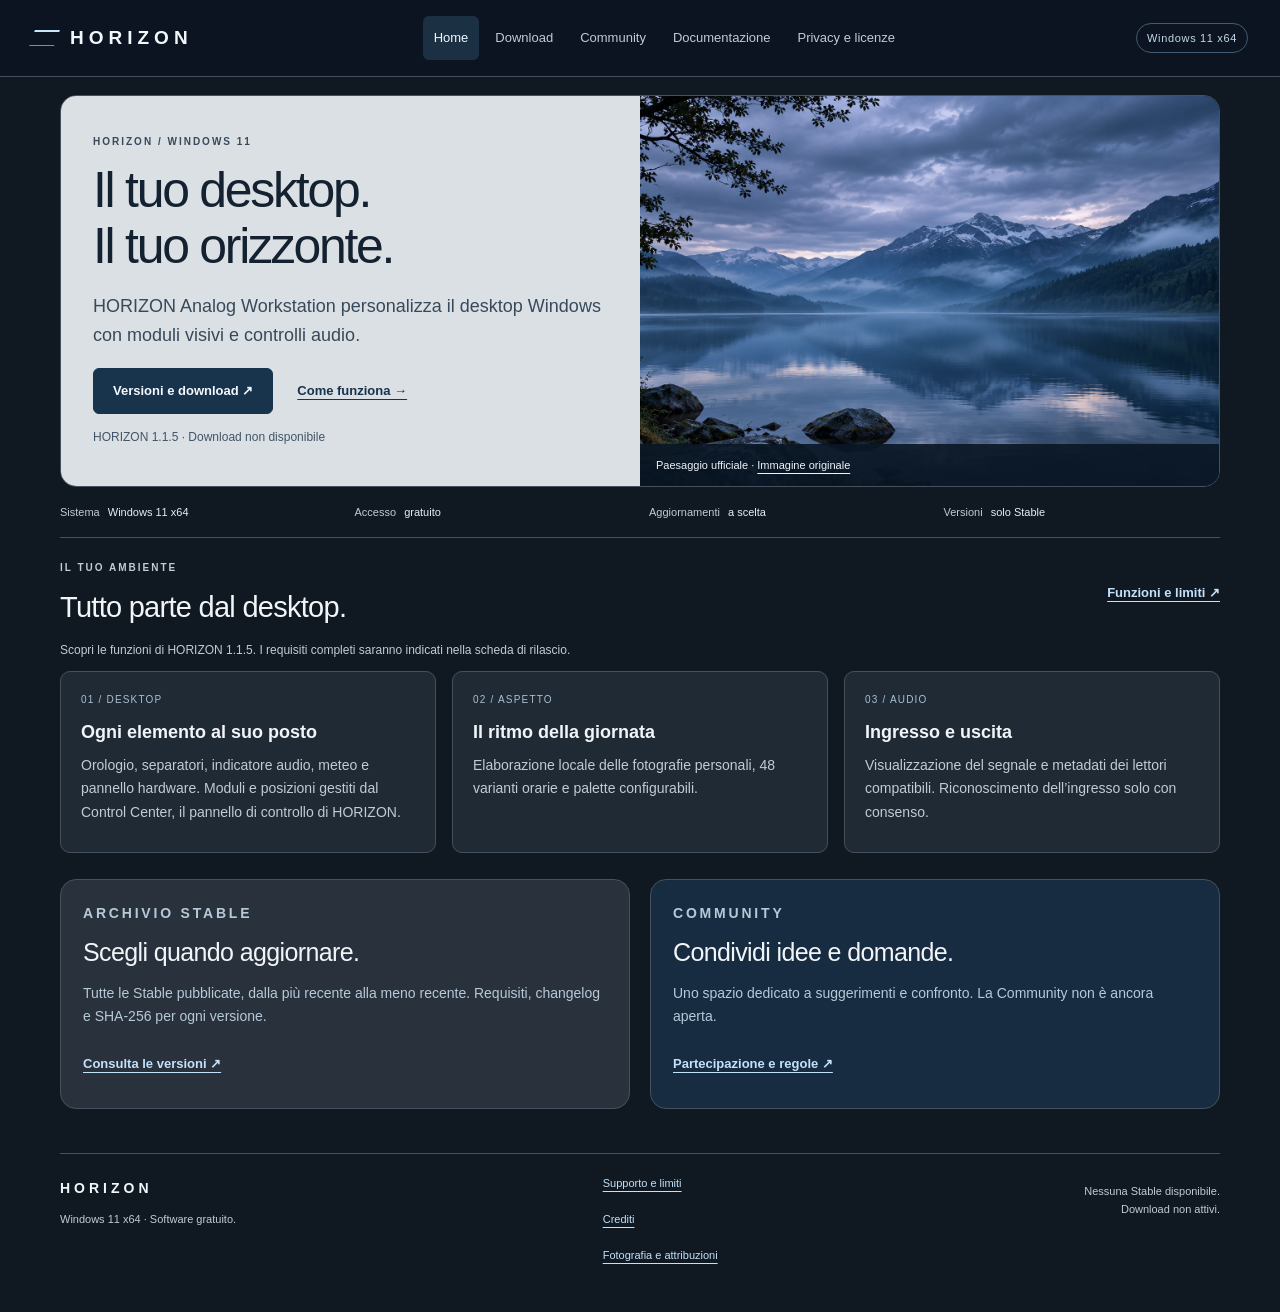
<file: site/index.html>
<!doctype html><html lang="it"><head><meta charset="utf-8"><meta name="viewport" content="width=device-width,initial-scale=1"><meta name="color-scheme" content="dark"><title>Desktop, audio e personalizzazione — HORIZON</title><meta name="description" content="HORIZON: desktop, audio e personalizzazione per Windows 11 x64."><link rel="stylesheet" href="styles.css"></head><body><a class="skip" href="#contenuto">Vai al contenuto</a><header class="site-header"><div class="header-inner"><a class="brand" href="index.html" aria-label="HORIZON, Home"><span class="brand-mark" aria-hidden="true"></span>HORIZON</a><nav aria-label="Navigazione principale"><a href="index.html" aria-current="page">Home</a><a href="download.html">Download</a><a href="community.html">Community</a><a href="guida.html">Documentazione</a><a href="privacy.html">Privacy e licenze</a></nav><span class="header-state">Windows 11 x64</span></div></header><main id="contenuto" tabindex="-1"><section class="hero-duo wrap" aria-labelledby="titolo-home"><div class="hero-editorial"><p class="eyebrow">HORIZON / WINDOWS 11</p><h1 id="titolo-home">Il tuo desktop.<br>Il tuo orizzonte.</h1><p class="hero-intro">HORIZON Analog Workstation personalizza il desktop Windows con moduli visivi e controlli audio.</p><div class="actions"><a class="button primary" href="download.html">Versioni e download ↗</a><a class="text-link" href="guida.html">Come funziona →</a></div><p class="availability">HORIZON 1.1.5 · Download non disponibile</p></div><figure class="hero-landscape"><img src="assets/HORIZON_WEB_HERO_APPROVATO.png" width="1672" height="941" alt="Lago alpino all’ora blu, montagne innevate, bosco e cielo nuvoloso" fetchpriority="high"><figcaption>Paesaggio ufficiale · <a href="privacy.html#fotografia">Immagine originale</a></figcaption></figure></section><div class="facts-strip wrap" aria-label="Informazioni essenziali"><span>Sistema <strong>Windows 11 x64</strong></span><span>Accesso <strong>gratuito</strong></span><span>Aggiornamenti <strong>a scelta</strong></span><span>Versioni <strong>solo Stable</strong></span></div><section id="progetto" class="section wrap" aria-labelledby="titolo-progetto"><div class="section-heading"><div><p class="eyebrow">IL TUO AMBIENTE</p><h2 id="titolo-progetto">Tutto parte dal desktop.</h2></div><a class="text-link" href="guida.html">Funzioni e limiti ↗</a></div><p class="fine-print">Scopri le funzioni di HORIZON 1.1.5. I requisiti completi saranno indicati nella scheda di rilascio.</p><div class="feature-grid"><article class="feature"><span class="feature-index" aria-hidden="true">01 / DESKTOP</span><h3>Ogni elemento al suo posto</h3><p>Orologio, separatori, indicatore audio, meteo e pannello hardware. Moduli e posizioni gestiti dal Control Center, il pannello di controllo di HORIZON.</p></article><article class="feature"><span class="feature-index" aria-hidden="true">02 / ASPETTO</span><h3>Il ritmo della giornata</h3><p>Elaborazione locale delle fotografie personali, 48 varianti orarie e palette configurabili.</p></article><article class="feature"><span class="feature-index" aria-hidden="true">03 / AUDIO</span><h3>Ingresso e uscita</h3><p>Visualizzazione del segnale e metadati dei lettori compatibili. Riconoscimento dell’ingresso solo con consenso.</p></article></div></section><section class="section wrap bottom-grid" aria-label="Versioni e Community"><article class="panel"><p class="eyebrow">ARCHIVIO STABLE</p><h2>Scegli quando aggiornare.</h2><p>Tutte le Stable pubblicate, dalla più recente alla meno recente. Requisiti, changelog e SHA-256 per ogni versione.</p><a class="text-link" href="download.html">Consulta le versioni ↗</a></article><article class="panel"><p class="eyebrow">COMMUNITY</p><h2>Condividi idee e domande.</h2><p>Uno spazio dedicato a suggerimenti e confronto. La Community non è ancora aperta.</p><a class="text-link" href="community.html">Partecipazione e regole ↗</a></article></section></main><footer class="site-footer"><div><a class="brand" href="index.html">HORIZON</a><p>Windows 11 x64 · Software gratuito.</p></div><nav aria-label="Informazioni sul progetto"><a href="guida.html#limiti">Supporto e limiti</a><a href="privacy.html#crediti">Crediti</a><a href="privacy.html#fotografia">Fotografia e attribuzioni</a></nav><p class="footer-state">Nessuna Stable disponibile.<br>Download non attivi.</p></footer></body></html>
</file>
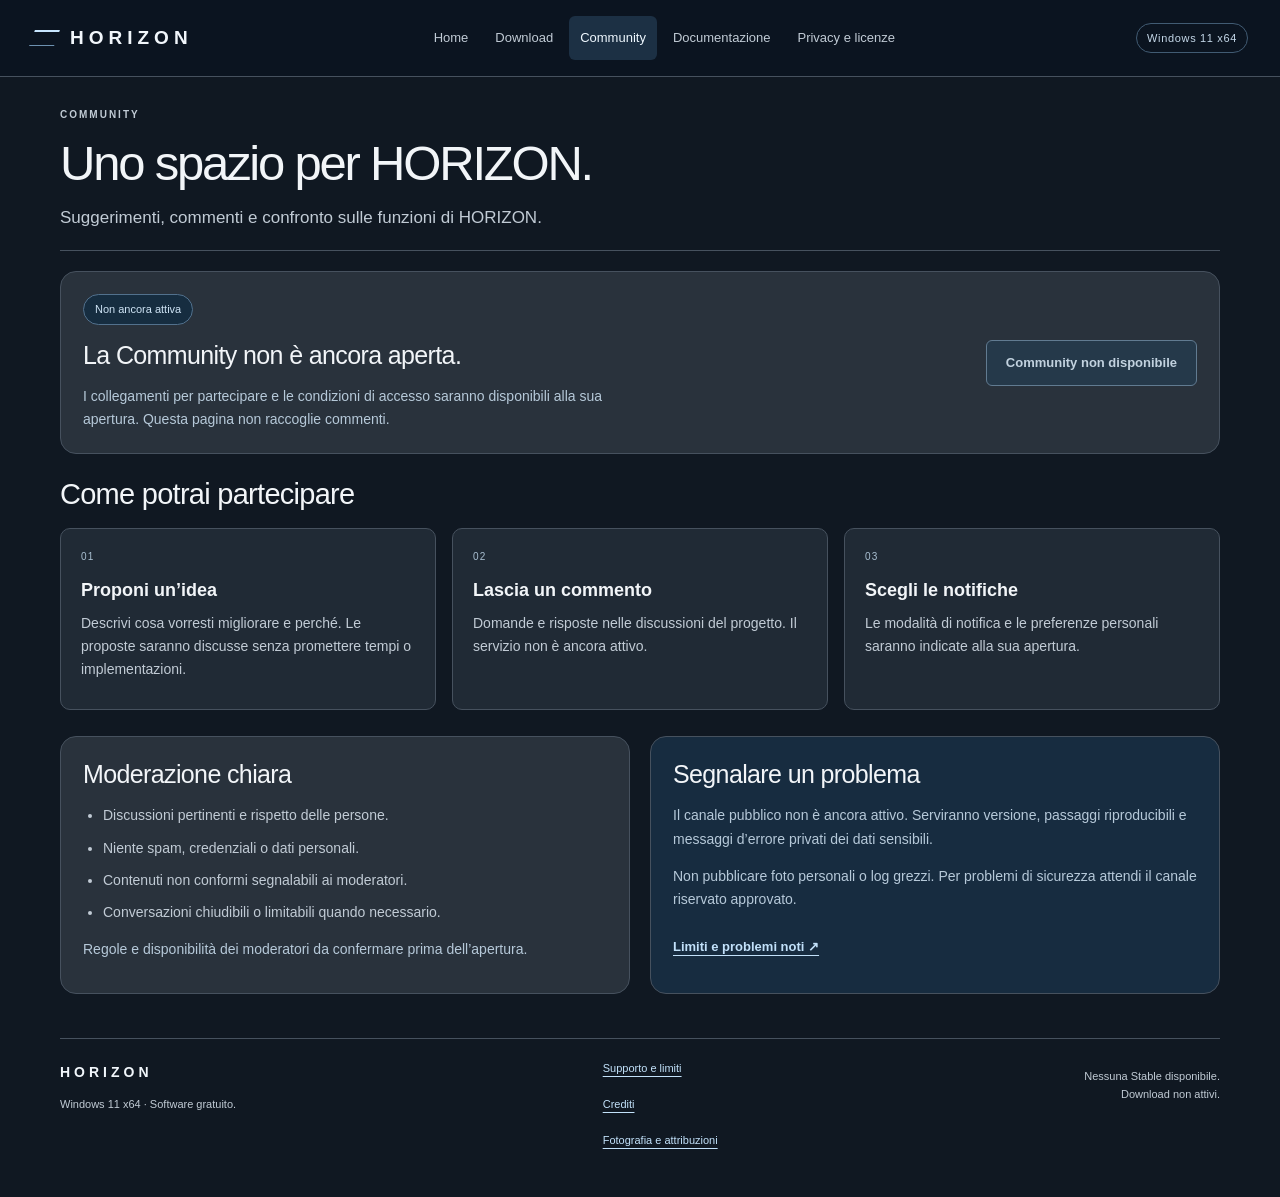
<file: site/community.html>
<!doctype html><html lang="it"><head><meta charset="utf-8"><meta name="viewport" content="width=device-width,initial-scale=1"><meta name="color-scheme" content="dark"><title>Community — HORIZON</title><meta name="description" content="HORIZON: desktop, audio e personalizzazione per Windows 11 x64."><link rel="stylesheet" href="styles.css"></head><body><a class="skip" href="#contenuto">Vai al contenuto</a><header class="site-header"><div class="header-inner"><a class="brand" href="index.html" aria-label="HORIZON, Home"><span class="brand-mark" aria-hidden="true"></span>HORIZON</a><nav aria-label="Navigazione principale"><a href="index.html">Home</a><a href="download.html">Download</a><a href="community.html" aria-current="page">Community</a><a href="guida.html">Documentazione</a><a href="privacy.html">Privacy e licenze</a></nav><span class="header-state">Windows 11 x64</span></div></header><main id="contenuto" tabindex="-1"><div class="page-intro wrap"><p class="eyebrow">COMMUNITY</p><h1>Uno spazio per HORIZON.</h1><p class="intro">Suggerimenti, commenti e confronto sulle funzioni di HORIZON.</p></div><section class="wrap panel community-status" aria-labelledby="titolo-community"><div><span class="tag">Non ancora attiva</span><h2 id="titolo-community">La Community non è ancora aperta.</h2><p>I collegamenti per partecipare e le condizioni di accesso saranno disponibili alla sua apertura. Questa pagina non raccoglie commenti.</p></div><button type="button" class="button secondary" disabled aria-describedby="titolo-community">Community non disponibile</button></section>
<section class="section wrap" aria-labelledby="titolo-partecipa"><div class="section-heading"><h2 id="titolo-partecipa">Come potrai partecipare</h2></div><div class="feature-grid"><article class="feature"><span class="feature-index" aria-hidden="true">01</span><h3>Proponi un’idea</h3><p>Descrivi cosa vorresti migliorare e perché. Le proposte saranno discusse senza promettere tempi o implementazioni.</p></article><article class="feature"><span class="feature-index" aria-hidden="true">02</span><h3>Lascia un commento</h3><p>Domande e risposte nelle discussioni del progetto. Il servizio non è ancora attivo.</p></article><article class="feature"><span class="feature-index" aria-hidden="true">03</span><h3>Scegli le notifiche</h3><p>Le modalità di notifica e le preferenze personali saranno indicate alla sua apertura.</p></article></div></section><section class="section wrap bottom-grid"><article class="panel"><h2>Moderazione chiara</h2><ul class="clean-list"><li>Discussioni pertinenti e rispetto delle persone.</li><li>Niente spam, credenziali o dati personali.</li><li>Contenuti non conformi segnalabili ai moderatori.</li><li>Conversazioni chiudibili o limitabili quando necessario.</li></ul><p class="fine-print">Regole e disponibilità dei moderatori da confermare prima dell’apertura.</p></article><article class="panel"><h2>Segnalare un problema</h2><p>Il canale pubblico non è ancora attivo. Serviranno versione, passaggi riproducibili e messaggi d’errore privati dei dati sensibili.</p><p>Non pubblicare foto personali o log grezzi. Per problemi di sicurezza attendi il canale riservato approvato.</p><a class="text-link" href="guida.html#limiti">Limiti e problemi noti ↗</a></article></section></main><footer class="site-footer"><div><a class="brand" href="index.html">HORIZON</a><p>Windows 11 x64 · Software gratuito.</p></div><nav aria-label="Informazioni sul progetto"><a href="guida.html#limiti">Supporto e limiti</a><a href="privacy.html#crediti">Crediti</a><a href="privacy.html#fotografia">Fotografia e attribuzioni</a></nav><p class="footer-state">Nessuna Stable disponibile.<br>Download non attivi.</p></footer></body></html>
</file>
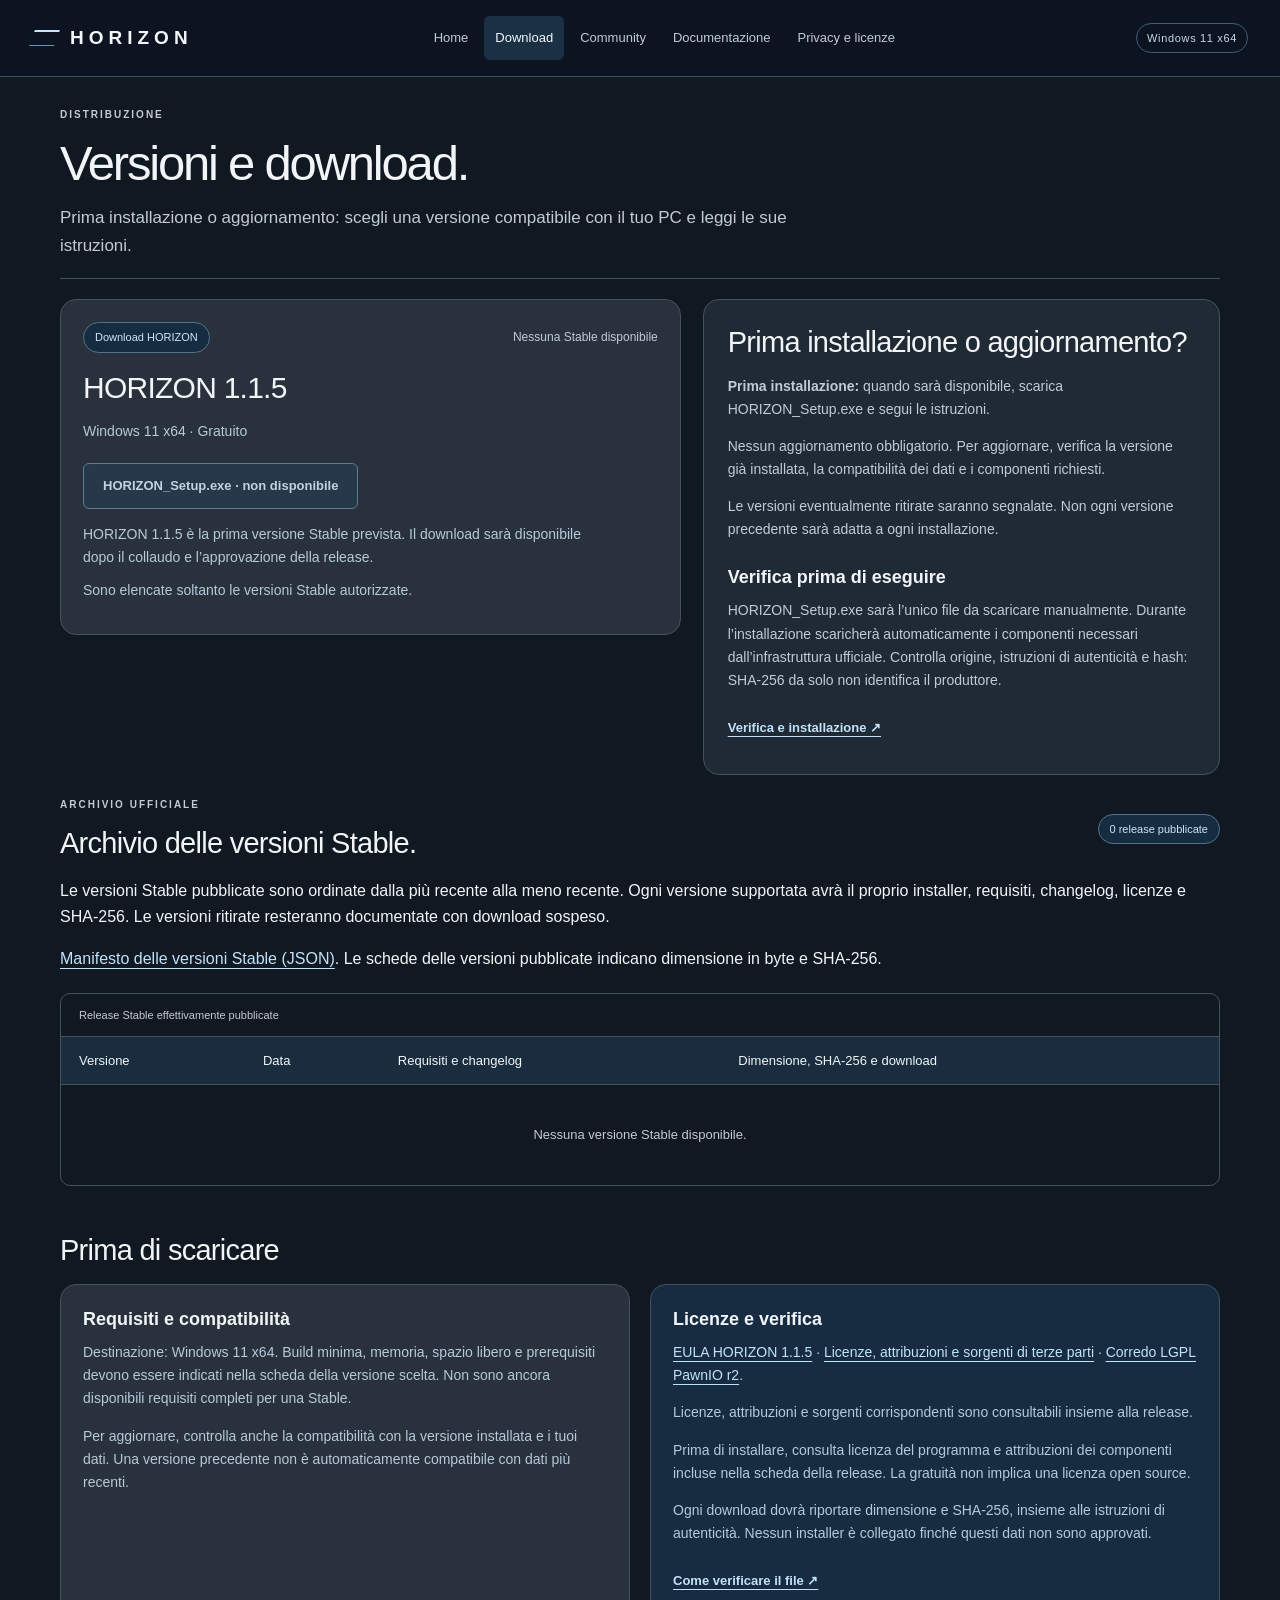
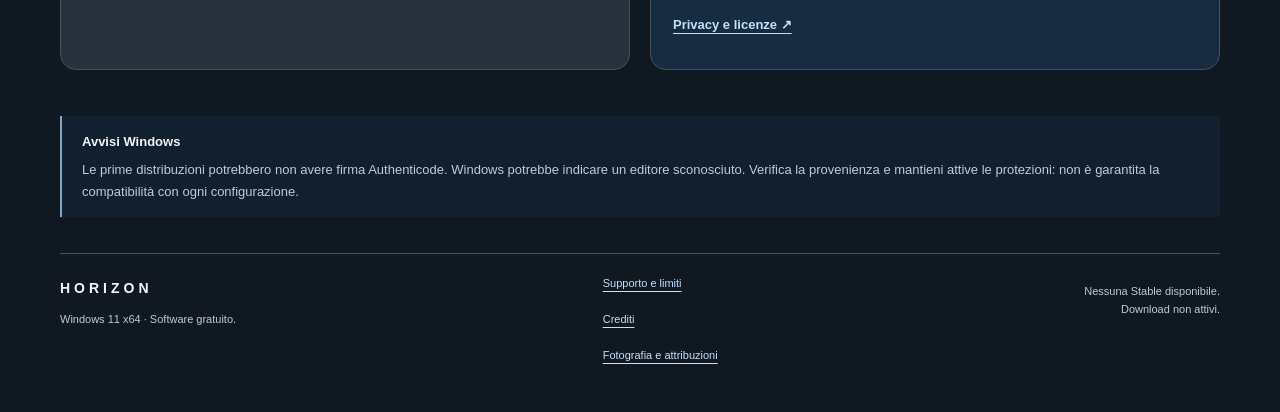
<file: site/download.html>
<!doctype html><html lang="it"><head><meta charset="utf-8"><meta name="viewport" content="width=device-width,initial-scale=1"><meta name="color-scheme" content="dark"><title>Versioni Stable e download — HORIZON</title><meta name="description" content="HORIZON: desktop, audio e personalizzazione per Windows 11 x64."><link rel="stylesheet" href="styles.css"></head><body><a class="skip" href="#contenuto">Vai al contenuto</a><header class="site-header"><div class="header-inner"><a class="brand" href="index.html" aria-label="HORIZON, Home"><span class="brand-mark" aria-hidden="true"></span>HORIZON</a><nav aria-label="Navigazione principale"><a href="index.html">Home</a><a href="download.html" aria-current="page">Download</a><a href="community.html">Community</a><a href="guida.html">Documentazione</a><a href="privacy.html">Privacy e licenze</a></nav><span class="header-state">Windows 11 x64</span></div></header><main id="contenuto" tabindex="-1"><div class="page-intro wrap"><p class="eyebrow">DISTRIBUZIONE</p><h1>Versioni e download.</h1><p class="intro">Prima installazione o aggiornamento: scegli una versione compatibile con il tuo PC e leggi le sue istruzioni.</p></div>
<section class="wrap download-layout" aria-labelledby="titolo-stato"><!-- stable-current:start --><div class="panel release-preview"><div class="section-heading"><span class="tag">Download HORIZON</span><span class="muted">Nessuna Stable disponibile</span></div><h2 id="titolo-stato">HORIZON 1.1.5</h2><p>Windows 11 x64 · Gratuito</p><button class="button primary" type="button" disabled aria-describedby="download-stato">HORIZON_Setup.exe · non disponibile</button><p id="download-stato" class="fine-print">HORIZON 1.1.5 è la prima versione Stable prevista. Il download sarà disponibile dopo il collaudo e l’approvazione della release.</p><p class="fine-print">Sono elencate soltanto le versioni Stable autorizzate.</p></div><!-- stable-current:end --><aside class="download-aside"><h2>Prima installazione o aggiornamento?</h2><p><strong>Prima installazione:</strong> quando sarà disponibile, scarica HORIZON_Setup.exe e segui le istruzioni.</p><p>Nessun aggiornamento obbligatorio. Per aggiornare, verifica la versione già installata, la compatibilità dei dati e i componenti richiesti.</p><p>Le versioni eventualmente ritirate saranno segnalate. Non ogni versione precedente sarà adatta a ogni installazione.</p><h3>Verifica prima di eseguire</h3><p>HORIZON_Setup.exe sarà l’unico file da scaricare manualmente. Durante l’installazione scaricherà automaticamente i componenti necessari dall’infrastruttura ufficiale. Controlla origine, istruzioni di autenticità e hash: SHA-256 da solo non identifica il produttore.</p><a class="text-link" href="verifica.html">Verifica e installazione ↗</a></aside></section>
<section class="section wrap" aria-labelledby="titolo-archivio"><div class="section-heading"><div><p class="eyebrow">ARCHIVIO UFFICIALE</p><h2 id="titolo-archivio">Archivio delle versioni Stable.</h2></div><span class="tag">0 release pubblicate</span></div><p>Le versioni Stable pubblicate sono ordinate dalla più recente alla meno recente. Ogni versione supportata avrà il proprio installer, requisiti, changelog, licenze e SHA-256. Le versioni ritirate resteranno documentate con download sospeso.</p><p><a href="releases.json">Manifesto delle versioni Stable (JSON)</a>. Le schede delle versioni pubblicate indicano dimensione in byte e SHA-256.</p><div class="table-scroll" role="region" aria-label="Archivio delle versioni Stable" tabindex="0"><table><caption>Release Stable effettivamente pubblicate</caption><thead><tr><th scope="col">Versione</th><th scope="col">Data</th><th scope="col">Requisiti e changelog</th><th scope="col">Dimensione, SHA-256 e download</th></tr></thead><tbody><!-- stable-rows:start --><tr><td colspan="4" class="empty-cell">Nessuna versione Stable disponibile.</td></tr><!-- stable-rows:end --></tbody></table></div></section><section class="section wrap" aria-labelledby="titolo-requisiti"><div class="section-heading"><h2 id="titolo-requisiti">Prima di scaricare</h2></div><div class="bottom-grid"><article class="panel"><h3>Requisiti e compatibilità</h3><p>Destinazione: Windows 11 x64. Build minima, memoria, spazio libero e prerequisiti devono essere indicati nella scheda della versione scelta. Non sono ancora disponibili requisiti completi per una Stable.</p><p>Per aggiornare, controlla anche la compatibilità con la versione installata e i tuoi dati. Una versione precedente non è automaticamente compatibile con dati più recenti.</p></article><article class="panel"><h3>Licenze e verifica</h3><p><a href="https://github.com/radio-testa/horizon-site/releases/download/v1.1.5/EULA_HORIZON_1.1.5.md">EULA HORIZON 1.1.5</a> · <a href="https://github.com/radio-testa/horizon-site/releases/download/v1.1.5/HORIZON_Licenze_e_Sorgenti_1.1.5_r1.zip">Licenze, attribuzioni e sorgenti di terze parti</a> · <a href="https://github.com/radio-testa/horizon-site/releases/download/v1.1.5/HORIZON_PawnIO_Corredo_Pubblico_r2.zip">Corredo LGPL PawnIO r2</a>.</p><p>Licenze, attribuzioni e sorgenti corrispondenti sono consultabili insieme alla release.</p><p>Prima di installare, consulta licenza del programma e attribuzioni dei componenti incluse nella scheda della release. La gratuità non implica una licenza open source.</p><p>Ogni download dovrà riportare dimensione e SHA-256, insieme alle istruzioni di autenticità. Nessun installer è collegato finché questi dati non sono approvati.</p><a class="text-link" href="verifica.html">Come verificare il file ↗</a><br><a class="text-link" href="privacy.html#titolo-licenze">Privacy e licenze ↗</a></article></div></section><div class="wrap notice"><strong>Avvisi Windows</strong><p>Le prime distribuzioni potrebbero non avere firma Authenticode. Windows potrebbe indicare un editore sconosciuto. Verifica la provenienza e mantieni attive le protezioni: non è garantita la compatibilità con ogni configurazione.</p></div></main><footer class="site-footer"><div><a class="brand" href="index.html">HORIZON</a><p>Windows 11 x64 · Software gratuito.</p></div><nav aria-label="Informazioni sul progetto"><a href="guida.html#limiti">Supporto e limiti</a><a href="privacy.html#crediti">Crediti</a><a href="privacy.html#fotografia">Fotografia e attribuzioni</a></nav><p class="footer-state">Nessuna Stable disponibile.<br>Download non attivi.</p></footer></body></html>
</file>
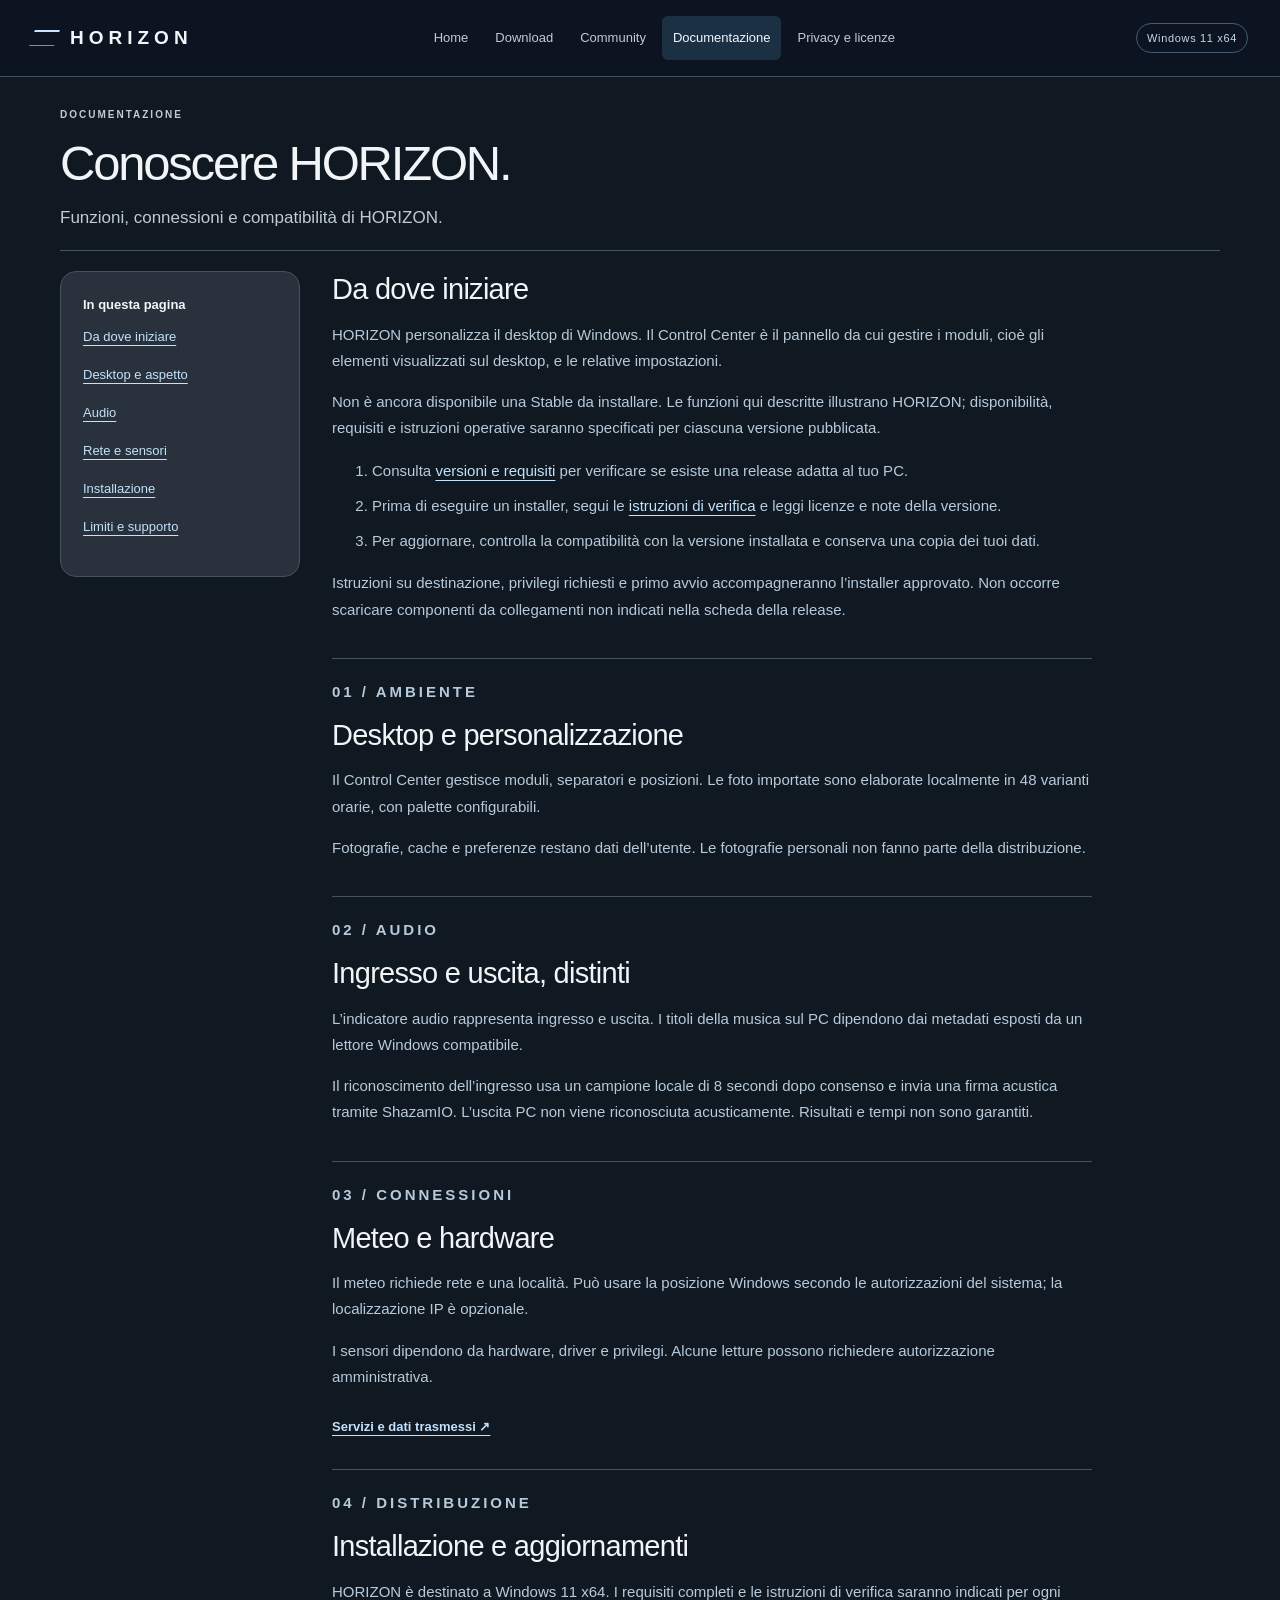
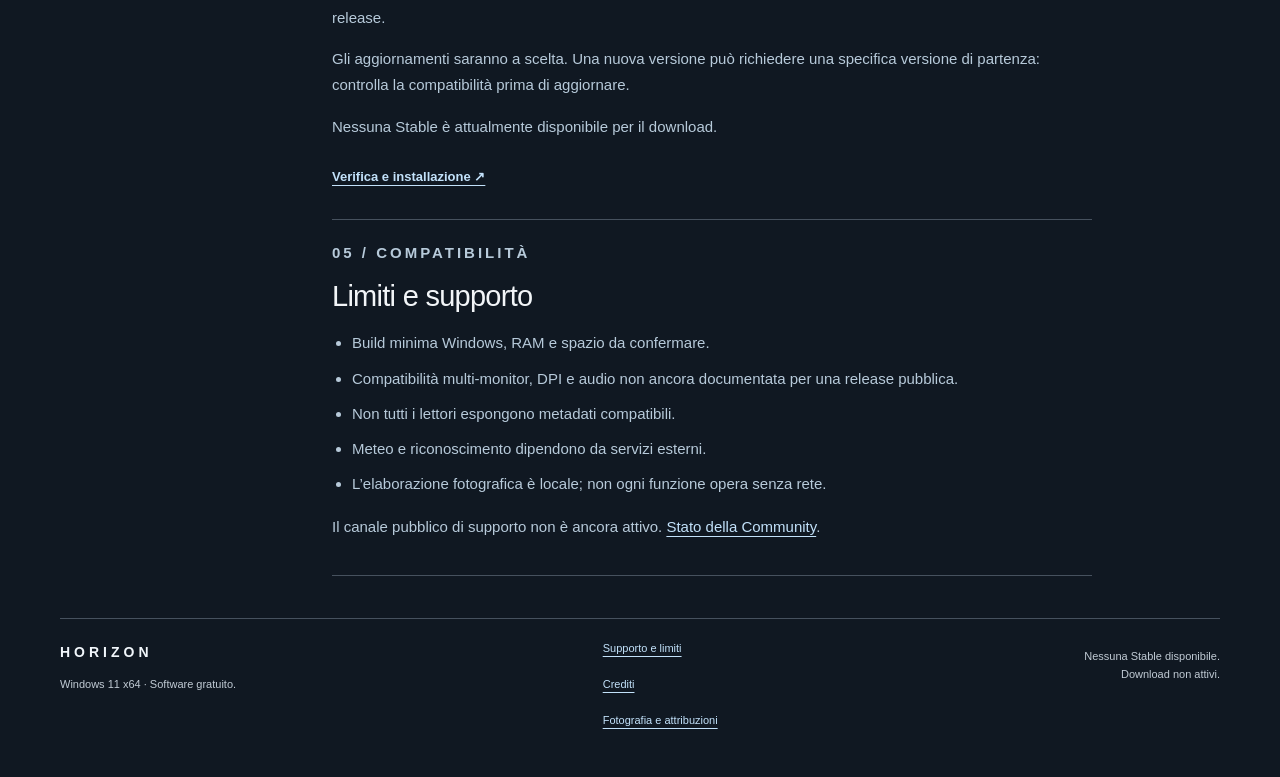
<file: site/guida.html>
<!doctype html><html lang="it"><head><meta charset="utf-8"><meta name="viewport" content="width=device-width,initial-scale=1"><meta name="color-scheme" content="dark"><title>Documentazione e supporto — HORIZON</title><meta name="description" content="HORIZON: desktop, audio e personalizzazione per Windows 11 x64."><link rel="stylesheet" href="styles.css"></head><body><a class="skip" href="#contenuto">Vai al contenuto</a><header class="site-header"><div class="header-inner"><a class="brand" href="index.html" aria-label="HORIZON, Home"><span class="brand-mark" aria-hidden="true"></span>HORIZON</a><nav aria-label="Navigazione principale"><a href="index.html">Home</a><a href="download.html">Download</a><a href="community.html">Community</a><a href="guida.html" aria-current="page">Documentazione</a><a href="privacy.html">Privacy e licenze</a></nav><span class="header-state">Windows 11 x64</span></div></header><main id="contenuto" tabindex="-1"><div class="page-intro wrap"><p class="eyebrow">DOCUMENTAZIONE</p><h1>Conoscere HORIZON.</h1><p class="intro">Funzioni, connessioni e compatibilità di HORIZON.</p></div><div class="wrap guide-layout"><nav class="contents panel" aria-label="Indice documentazione"><strong>In questa pagina</strong><a href="#iniziare">Da dove iniziare</a><a href="#desktop">Desktop e aspetto</a><a href="#audio">Audio</a><a href="#rete">Rete e sensori</a><a href="#installazione">Installazione</a><a href="#limiti">Limiti e supporto</a></nav><div class="guide-body"><section id="iniziare" aria-labelledby="titolo-iniziare"><h2 id="titolo-iniziare">Da dove iniziare</h2><p>HORIZON personalizza il desktop di Windows. Il Control Center è il pannello da cui gestire i moduli, cioè gli elementi visualizzati sul desktop, e le relative impostazioni.</p><p>Non è ancora disponibile una Stable da installare. Le funzioni qui descritte illustrano HORIZON; disponibilità, requisiti e istruzioni operative saranno specificati per ciascuna versione pubblicata.</p><ol><li>Consulta <a href="download.html">versioni e requisiti</a> per verificare se esiste una release adatta al tuo PC.</li><li>Prima di eseguire un installer, segui le <a href="verifica.html">istruzioni di verifica</a> e leggi licenze e note della versione.</li><li>Per aggiornare, controlla la compatibilità con la versione installata e conserva una copia dei tuoi dati.</li></ol><p>Istruzioni su destinazione, privilegi richiesti e primo avvio accompagneranno l’installer approvato. Non occorre scaricare componenti da collegamenti non indicati nella scheda della release.</p></section><section id="desktop" aria-labelledby="titolo-desktop"><p class="eyebrow">01 / AMBIENTE</p><h2 id="titolo-desktop">Desktop e personalizzazione</h2><p>Il Control Center gestisce moduli, separatori e posizioni. Le foto importate sono elaborate localmente in 48 varianti orarie, con palette configurabili.</p><p>Fotografie, cache e preferenze restano dati dell’utente. Le fotografie personali non fanno parte della distribuzione.</p></section><section id="audio" aria-labelledby="titolo-audio"><p class="eyebrow">02 / AUDIO</p><h2 id="titolo-audio">Ingresso e uscita, distinti</h2><p>L’indicatore audio rappresenta ingresso e uscita. I titoli della musica sul PC dipendono dai metadati esposti da un lettore Windows compatibile.</p><p>Il riconoscimento dell’ingresso usa un campione locale di 8 secondi dopo consenso e invia una firma acustica tramite ShazamIO. L’uscita PC non viene riconosciuta acusticamente. Risultati e tempi non sono garantiti.</p></section><section id="rete" aria-labelledby="titolo-rete"><p class="eyebrow">03 / CONNESSIONI</p><h2 id="titolo-rete">Meteo e hardware</h2><p>Il meteo richiede rete e una località. Può usare la posizione Windows secondo le autorizzazioni del sistema; la localizzazione IP è opzionale.</p><p>I sensori dipendono da hardware, driver e privilegi. Alcune letture possono richiedere autorizzazione amministrativa.</p><a class="text-link" href="privacy.html#rete">Servizi e dati trasmessi ↗</a></section><section id="installazione" aria-labelledby="titolo-installazione"><p class="eyebrow">04 / DISTRIBUZIONE</p><h2 id="titolo-installazione">Installazione e aggiornamenti</h2><p>HORIZON è destinato a Windows 11 x64. I requisiti completi e le istruzioni di verifica saranno indicati per ogni release.</p><p>Gli aggiornamenti saranno a scelta. Una nuova versione può richiedere una specifica versione di partenza: controlla la compatibilità prima di aggiornare.</p><p>Nessuna Stable è attualmente disponibile per il download.</p><a class="text-link" href="verifica.html">Verifica e installazione ↗</a></section><section id="limiti" aria-labelledby="titolo-limiti"><p class="eyebrow">05 / COMPATIBILITÀ</p><h2 id="titolo-limiti">Limiti e supporto</h2><ul><li>Build minima Windows, RAM e spazio da confermare.</li><li>Compatibilità multi-monitor, DPI e audio non ancora documentata per una release pubblica.</li><li>Non tutti i lettori espongono metadati compatibili.</li><li>Meteo e riconoscimento dipendono da servizi esterni.</li><li>L’elaborazione fotografica è locale; non ogni funzione opera senza rete.</li></ul><p>Il canale pubblico di supporto non è ancora attivo. <a href="community.html">Stato della Community</a>.</p></section></div></div></main><footer class="site-footer"><div><a class="brand" href="index.html">HORIZON</a><p>Windows 11 x64 · Software gratuito.</p></div><nav aria-label="Informazioni sul progetto"><a href="guida.html#limiti">Supporto e limiti</a><a href="privacy.html#crediti">Crediti</a><a href="privacy.html#fotografia">Fotografia e attribuzioni</a></nav><p class="footer-state">Nessuna Stable disponibile.<br>Download non attivi.</p></footer></body></html>
</file>
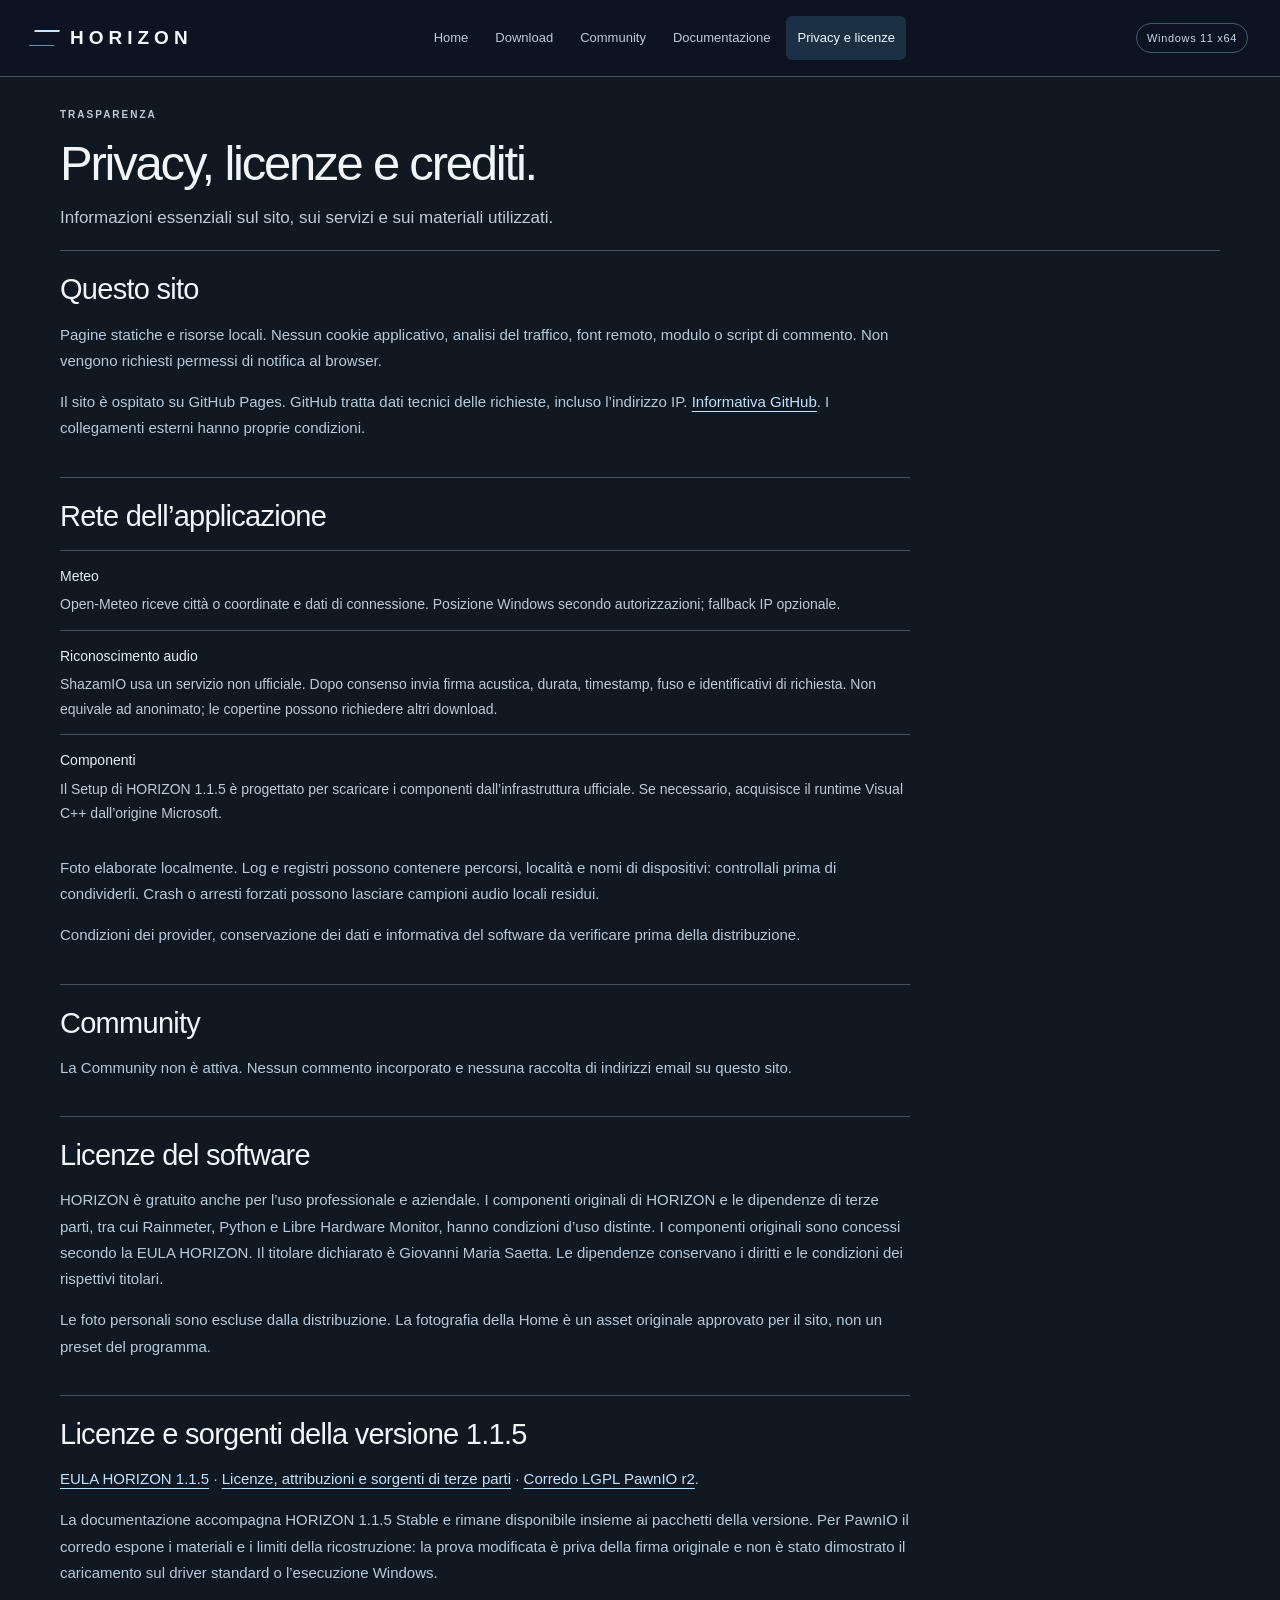
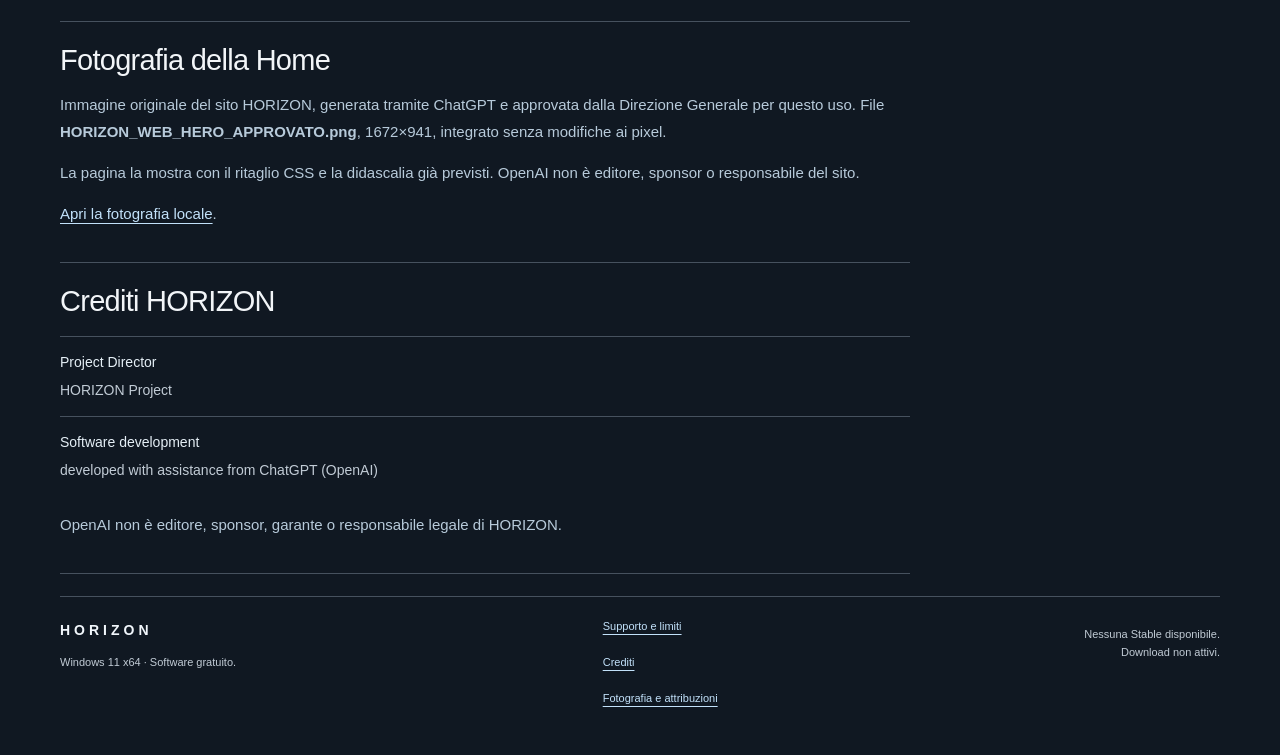
<file: site/privacy.html>
<!doctype html><html lang="it"><head><meta charset="utf-8"><meta name="viewport" content="width=device-width,initial-scale=1"><meta name="color-scheme" content="dark"><title>Privacy, licenze e crediti — HORIZON</title><meta name="description" content="HORIZON: desktop, audio e personalizzazione per Windows 11 x64."><link rel="stylesheet" href="styles.css"></head><body><a class="skip" href="#contenuto">Vai al contenuto</a><header class="site-header"><div class="header-inner"><a class="brand" href="index.html" aria-label="HORIZON, Home"><span class="brand-mark" aria-hidden="true"></span>HORIZON</a><nav aria-label="Navigazione principale"><a href="index.html">Home</a><a href="download.html">Download</a><a href="community.html">Community</a><a href="guida.html">Documentazione</a><a href="privacy.html" aria-current="page">Privacy e licenze</a></nav><span class="header-state">Windows 11 x64</span></div></header><main id="contenuto" tabindex="-1"><div class="page-intro wrap"><p class="eyebrow">TRASPARENZA</p><h1>Privacy, licenze e crediti.</h1><p class="intro">Informazioni essenziali sul sito, sui servizi e sui materiali utilizzati.</p></div><div class="wrap legal-body"><section aria-labelledby="titolo-sito"><h2 id="titolo-sito">Questo sito</h2><p>Pagine statiche e risorse locali. Nessun cookie applicativo, analisi del traffico, font remoto, modulo o script di commento. Non vengono richiesti permessi di notifica al browser.</p><p>Il sito è ospitato su GitHub Pages. GitHub tratta dati tecnici delle richieste, incluso l’indirizzo IP. <a href="https://docs.github.com/en/site-policy/privacy-policies/github-general-privacy-statement">Informativa GitHub</a>. I collegamenti esterni hanno proprie condizioni.</p></section><section id="rete" aria-labelledby="titolo-privacy-rete"><h2 id="titolo-privacy-rete">Rete dell’applicazione</h2><dl class="privacy-list"><div><dt>Meteo</dt><dd>Open-Meteo riceve città o coordinate e dati di connessione. Posizione Windows secondo autorizzazioni; fallback IP opzionale.</dd></div><div><dt>Riconoscimento audio</dt><dd>ShazamIO usa un servizio non ufficiale. Dopo consenso invia firma acustica, durata, timestamp, fuso e identificativi di richiesta. Non equivale ad anonimato; le copertine possono richiedere altri download.</dd></div><div><dt>Componenti</dt><dd>Il Setup di HORIZON 1.1.5 è progettato per scaricare i componenti dall’infrastruttura ufficiale. Se necessario, acquisisce il runtime Visual C++ dall’origine Microsoft.</dd></div></dl><p>Foto elaborate localmente. Log e registri possono contenere percorsi, località e nomi di dispositivi: controllali prima di condividerli. Crash o arresti forzati possono lasciare campioni audio locali residui.</p><p>Condizioni dei provider, conservazione dei dati e informativa del software da verificare prima della distribuzione.</p></section><section aria-labelledby="titolo-community-privacy"><h2 id="titolo-community-privacy">Community</h2><p>La Community non è attiva. Nessun commento incorporato e nessuna raccolta di indirizzi email su questo sito.</p></section><section aria-labelledby="titolo-licenze"><h2 id="titolo-licenze">Licenze del software</h2><p>HORIZON è gratuito anche per l’uso professionale e aziendale. I componenti originali di HORIZON e le dipendenze di terze parti, tra cui Rainmeter, Python e Libre Hardware Monitor, hanno condizioni d’uso distinte. I componenti originali sono concessi secondo la EULA HORIZON. Il titolare dichiarato è Giovanni Maria Saetta. Le dipendenze conservano i diritti e le condizioni dei rispettivi titolari.</p><p>Le foto personali sono escluse dalla distribuzione. La fotografia della Home è un asset originale approvato per il sito, non un preset del programma.</p></section><section aria-labelledby="titolo-sorgenti"><h2 id="titolo-sorgenti">Licenze e sorgenti della versione 1.1.5</h2><p><a href="https://github.com/radio-testa/horizon-site/releases/download/v1.1.5/EULA_HORIZON_1.1.5.md">EULA HORIZON 1.1.5</a> · <a href="https://github.com/radio-testa/horizon-site/releases/download/v1.1.5/HORIZON_Licenze_e_Sorgenti_1.1.5_r1.zip">Licenze, attribuzioni e sorgenti di terze parti</a> · <a href="https://github.com/radio-testa/horizon-site/releases/download/v1.1.5/HORIZON_PawnIO_Corredo_Pubblico_r2.zip">Corredo LGPL PawnIO r2</a>.</p><p>La documentazione accompagna HORIZON 1.1.5 Stable e rimane disponibile insieme ai pacchetti della versione. Per PawnIO il corredo espone i materiali e i limiti della ricostruzione: la prova modificata è priva della firma originale e non è stato dimostrato il caricamento sul driver standard o l’esecuzione Windows.</p></section><section id="fotografia" aria-labelledby="titolo-foto"><h2 id="titolo-foto">Fotografia della Home</h2><p>Immagine originale del sito HORIZON, generata tramite ChatGPT e approvata dalla Direzione Generale per questo uso. File <strong>HORIZON_WEB_HERO_APPROVATO.png</strong>, 1672×941, integrato senza modifiche ai pixel.</p><p>La pagina la mostra con il ritaglio CSS e la didascalia già previsti. OpenAI non è editore, sponsor o responsabile del sito.</p><p><a href="assets/HORIZON_WEB_HERO_APPROVATO.png">Apri la fotografia locale</a>.</p></section><section id="crediti" aria-labelledby="titolo-crediti"><h2 id="titolo-crediti">Crediti HORIZON</h2><dl class="privacy-list"><div><dt>Project Director</dt><dd>HORIZON Project</dd></div><div><dt>Software development</dt><dd>developed with assistance from ChatGPT (OpenAI)</dd></div></dl><p>OpenAI non è editore, sponsor, garante o responsabile legale di HORIZON.</p></section></div></main><footer class="site-footer"><div><a class="brand" href="index.html">HORIZON</a><p>Windows 11 x64 · Software gratuito.</p></div><nav aria-label="Informazioni sul progetto"><a href="guida.html#limiti">Supporto e limiti</a><a href="privacy.html#crediti">Crediti</a><a href="privacy.html#fotografia">Fotografia e attribuzioni</a></nav><p class="footer-state">Nessuna Stable disponibile.<br>Download non attivi.</p></footer></body></html>
</file>
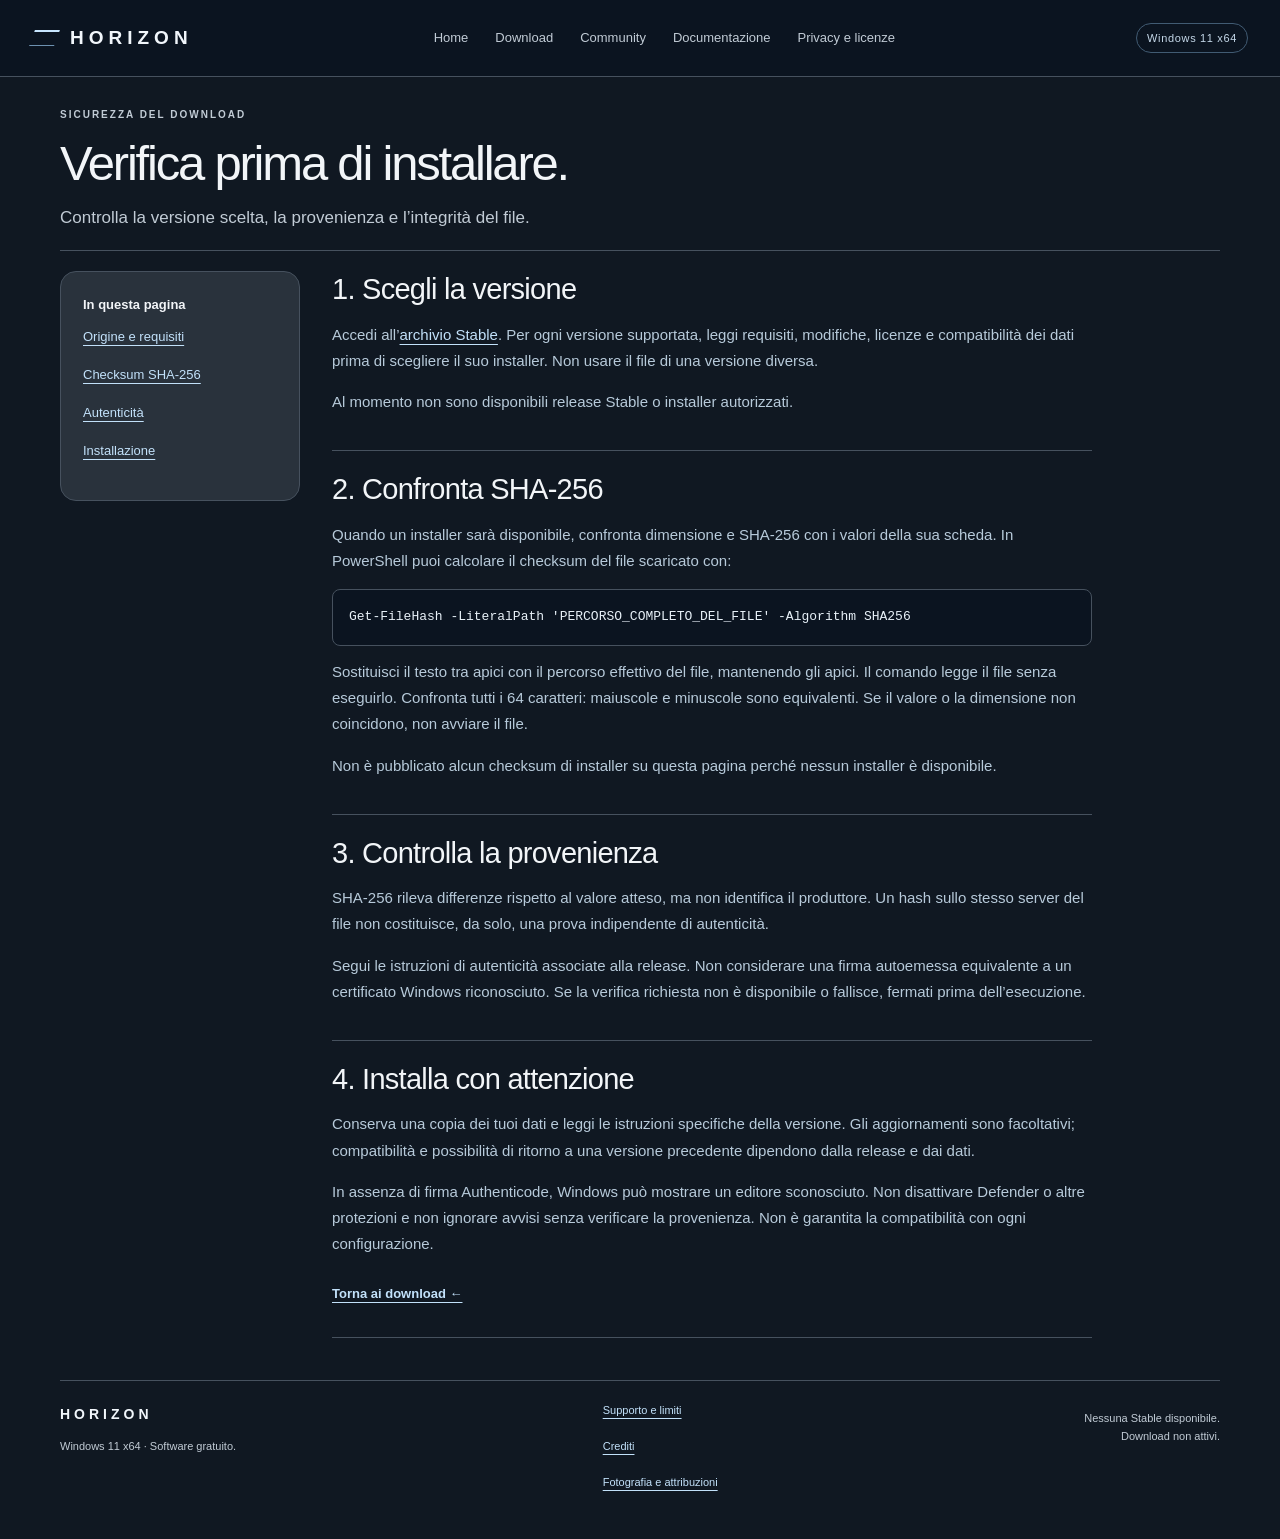
<file: site/verifica.html>
<!doctype html><html lang="it"><head><meta charset="utf-8"><meta name="viewport" content="width=device-width,initial-scale=1"><meta name="color-scheme" content="dark"><title>Verifica dei download — HORIZON</title><meta name="description" content="HORIZON: desktop, audio e personalizzazione per Windows 11 x64."><link rel="stylesheet" href="styles.css"></head><body><a class="skip" href="#contenuto">Vai al contenuto</a><header class="site-header"><div class="header-inner"><a class="brand" href="index.html" aria-label="HORIZON, Home"><span class="brand-mark" aria-hidden="true"></span>HORIZON</a><nav aria-label="Navigazione principale"><a href="index.html">Home</a><a href="download.html">Download</a><a href="community.html">Community</a><a href="guida.html">Documentazione</a><a href="privacy.html">Privacy e licenze</a></nav><span class="header-state">Windows 11 x64</span></div></header><main id="contenuto" tabindex="-1"><div class="page-intro wrap"><p class="eyebrow">SICUREZZA DEL DOWNLOAD</p><h1>Verifica prima di installare.</h1><p class="intro">Controlla la versione scelta, la provenienza e l’integrità del file.</p></div><div class="wrap guide-layout"><nav class="contents panel" aria-label="Indice verifica"><strong>In questa pagina</strong><a href="#origine">Origine e requisiti</a><a href="#checksum">Checksum SHA-256</a><a href="#autenticita">Autenticità</a><a href="#installazione">Installazione</a></nav><div class="guide-body"><section id="origine" aria-labelledby="titolo-origine"><h2 id="titolo-origine">1. Scegli la versione</h2><p>Accedi all’<a href="download.html#titolo-archivio">archivio Stable</a>. Per ogni versione supportata, leggi requisiti, modifiche, licenze e compatibilità dei dati prima di scegliere il suo installer. Non usare il file di una versione diversa.</p><p>Al momento non sono disponibili release Stable o installer autorizzati.</p></section><section id="checksum" aria-labelledby="titolo-checksum"><h2 id="titolo-checksum">2. Confronta SHA-256</h2><p>Quando un installer sarà disponibile, confronta dimensione e SHA-256 con i valori della sua scheda. In PowerShell puoi calcolare il checksum del file scaricato con:</p><pre><code>Get-FileHash -LiteralPath 'PERCORSO_COMPLETO_DEL_FILE' -Algorithm SHA256</code></pre><p>Sostituisci il testo tra apici con il percorso effettivo del file, mantenendo gli apici. Il comando legge il file senza eseguirlo. Confronta tutti i 64 caratteri: maiuscole e minuscole sono equivalenti. Se il valore o la dimensione non coincidono, non avviare il file.</p><p>Non è pubblicato alcun checksum di installer su questa pagina perché nessun installer è disponibile.</p></section><section id="autenticita" aria-labelledby="titolo-autenticita"><h2 id="titolo-autenticita">3. Controlla la provenienza</h2><p>SHA-256 rileva differenze rispetto al valore atteso, ma non identifica il produttore. Un hash sullo stesso server del file non costituisce, da solo, una prova indipendente di autenticità.</p><p>Segui le istruzioni di autenticità associate alla release. Non considerare una firma autoemessa equivalente a un certificato Windows riconosciuto. Se la verifica richiesta non è disponibile o fallisce, fermati prima dell’esecuzione.</p></section><section id="installazione" aria-labelledby="titolo-installazione"><h2 id="titolo-installazione">4. Installa con attenzione</h2><p>Conserva una copia dei tuoi dati e leggi le istruzioni specifiche della versione. Gli aggiornamenti sono facoltativi; compatibilità e possibilità di ritorno a una versione precedente dipendono dalla release e dai dati.</p><p>In assenza di firma Authenticode, Windows può mostrare un editore sconosciuto. Non disattivare Defender o altre protezioni e non ignorare avvisi senza verificare la provenienza. Non è garantita la compatibilità con ogni configurazione.</p><a class="text-link" href="download.html">Torna ai download ←</a></section></div></div></main><footer class="site-footer"><div><a class="brand" href="index.html">HORIZON</a><p>Windows 11 x64 · Software gratuito.</p></div><nav aria-label="Informazioni sul progetto"><a href="guida.html#limiti">Supporto e limiti</a><a href="privacy.html#crediti">Crediti</a><a href="privacy.html#fotografia">Fotografia e attribuzioni</a></nav><p class="footer-state">Nessuna Stable disponibile.<br>Download non attivi.</p></footer></body></html>
</file>
<file: site/styles.css>
/* HORIZON v1.5 — static, local resources, no external fonts. */
:root{color-scheme:dark;--bg:#0b1420;--surface:#111f2e;--line:#2b3e52;--text:#ecf3fa;--muted:#a9bdcf;--accent:#b6d7f2;--link:#c2e1fa;--radius:16px}*{box-sizing:border-box}html{scroll-behavior:smooth;scroll-padding-top:100px}body{margin:0;background:var(--bg);color:var(--text);font:16px/1.65 'Segoe UI',Arial,sans-serif}a{color:var(--link);text-decoration-thickness:1px;text-underline-offset:4px}a:hover{color:white}a:focus-visible,button:focus-visible,summary:focus-visible,[tabindex]:focus-visible{outline:3px solid #d2edff;outline-offset:5px}main:focus-visible{outline-offset:-4px}.skip{position:fixed;left:18px;top:-100px;z-index:50;background:var(--text);color:var(--bg);padding:10px 18px;border-radius:6px}.skip:focus{top:12px}.wrap{width:min(1160px,calc(100% - 64px));margin-inline:auto}.site-header{border-bottom:1px solid var(--line);background:#0b1420;position:relative;z-index:3}.header-inner{max-width:1280px;padding:16px 32px;margin:auto;display:flex;align-items:center;justify-content:space-between;gap:24px}.brand{font-weight:650;letter-spacing:5px;font-size:19px;text-decoration:none;color:#f1f6fb;display:inline-flex;align-items:center;gap:13px;min-height:44px;white-space:nowrap}.brand-mark{display:block;width:25px;height:16px;border-top:2px solid #c8e6ff;border-bottom:1px solid #6d91b0;transform:skewX(-20deg)}.header-inner nav{display:flex;gap:5px;flex-wrap:wrap}.header-inner nav a{font-size:13px;color:var(--muted);text-decoration:none;min-height:44px;display:flex;align-items:center;padding:0 11px;border-radius:6px}.header-inner nav a:hover,.header-inner nav a[aria-current]{background:#1c3044;color:#eff8ff}.header-state{font-size:11px;letter-spacing:.06em;border:1px solid #415b73;color:#c5d8e9;padding:5px 10px;border-radius:100px;white-space:nowrap}.hero{position:relative;margin-top:24px;min-height:470px;border-radius:var(--radius);overflow:hidden;border:1px solid #4b6278;background:#172b40;display:flex;align-items:center}.hero-image,.hero-shade{position:absolute;inset:0;width:100%;height:100%;object-fit:cover;object-position:center 57%}.hero-shade{background:linear-gradient(90deg,rgba(5,16,30,.95),rgba(7,19,32,.76) 42%,rgba(7,19,32,.08) 100%)}.hero-copy{position:relative;padding:42px 46px 58px;max-width:740px}.eyebrow{font-size:10px;letter-spacing:.2em;color:var(--muted);font-weight:650;margin:0 0 12px}.hero .eyebrow{color:#c7dfef}h1,h2,h3,p{margin-top:0}h1{font-size:clamp(36px,4.5vw,60px);font-weight:450;letter-spacing:-.045em;line-height:1.12;margin-bottom:18px}h1 span{color:#c5dff2}.hero-intro{font-size:18px;color:#e2ecf5;line-height:1.6;margin-bottom:24px}.actions{display:flex;gap:24px;align-items:center;flex-wrap:wrap}.button{font:inherit;display:inline-flex;align-items:center;justify-content:center;gap:16px;min-height:46px;padding:10px 19px;border-radius:6px;border:1px solid #7b9ab5;text-decoration:none;font-size:13px;font-weight:600;line-height:1.4}.primary{background:#c1dff5;color:#0a2034;border-color:#c1dff5}.primary:hover{color:#081928;background:#e6f4ff}.secondary{background:#1b3247;color:#d8e8f5}button:disabled{cursor:not-allowed;opacity:1;background:#25394a;color:#c2d2df;border-color:#617b91}.text-link{font-size:13px;display:inline-flex;align-items:center;min-height:44px;font-weight:600}.hero .text-link{color:#f3f8fc}.hero-status{margin:18px 0 0;font-size:12px;color:#d2e3ef;display:flex;gap:9px;align-items:center}.status-dot{width:5px;height:5px;background:#c7dfef;border-radius:50%}.photo-credit{position:absolute;right:18px;bottom:12px;font-size:10px;color:#e7f2fa;background:#071321e6;padding:4px 8px;border-radius:3px}.photo-credit a{color:inherit}.facts-strip{display:grid;grid-template-columns:repeat(4,1fr);border-bottom:1px solid var(--line);padding:17px 0;gap:18px;font-size:11px;color:var(--muted)}.facts-strip strong{color:#e5eef6;font-weight:500;margin-left:5px}.section{padding:32px 0 4px}.section-heading{display:flex;justify-content:space-between;align-items:center;gap:20px;margin-bottom:20px}.section-heading h2{margin-bottom:0}h2{font-size:clamp(23px,2.5vw,29px);font-weight:500;line-height:1.25;letter-spacing:-.025em;margin-bottom:14px}h3{font-size:18px;font-weight:550;line-height:1.4;margin-bottom:9px}.feature-grid{display:grid;grid-template-columns:repeat(3,1fr);gap:22px}.feature{border-top:1px solid #49637c;padding:18px 0 8px;min-width:0}.feature-index{display:block;font-size:10px;letter-spacing:.12em;color:#a9bfd1;margin-bottom:12px}.feature p{font-size:14px;color:var(--muted);margin-bottom:8px}.fine-print{font-size:12px;color:var(--muted);margin-bottom:10px}.tag{font-size:11px;border:1px solid #52718d;background:#162d40;color:#cfe4f5;border-radius:50px;padding:5px 11px;display:inline-block;white-space:nowrap}.screens-grid{display:grid;grid-template-columns:1.2fr 1fr;gap:20px}.screenshot-slot{margin:0;border:1px solid #344e65;border-radius:10px;overflow:hidden;background:#0e1a29}.slot-content{min-height:170px;display:flex;align-items:center;justify-content:center;text-align:center;flex-direction:column;padding:20px;background:linear-gradient(125deg,#1a2f43,#0f1e2e)}.slot-content>span{font-size:24px;color:#89a9c2;margin-bottom:8px}.slot-content strong{font-size:14px;font-weight:500}.slot-content p{font-size:12px;color:var(--muted);margin:7px 0 0;max-width:300px}figcaption{font-size:10px;color:var(--muted);padding:9px 15px;border-top:1px solid var(--line)}.bottom-grid{display:grid;grid-template-columns:1fr 1fr;gap:20px;padding-bottom:36px}.panel{background:var(--surface);border:1px solid var(--line);border-radius:var(--radius);padding:26px}.panel p{font-size:14px;color:#b6c9d9}.panel h2{font-size:25px}.site-footer{max-width:1160px;margin:30px auto 0;border-top:1px solid var(--line);padding:24px 0 30px;display:flex;justify-content:space-between;gap:32px;align-items:start}.site-footer .brand{font-size:14px;letter-spacing:4px;min-height:28px}.site-footer p{font-size:11px;color:var(--muted);margin:8px 0 0}.site-footer nav{display:flex;flex-direction:column}.site-footer nav a{min-height:28px;font-size:11px}.footer-state{text-align:right}.page-intro{padding:42px 0 24px}.page-intro h1{font-size:clamp(34px,4vw,49px);margin-bottom:14px}.intro{font-size:17px;color:var(--muted);max-width:740px;margin-bottom:0}.download-layout{display:grid;grid-template-columns:1.35fr 1fr;gap:34px;align-items:start}.release-preview h2{font-size:30px}.version-number{color:#c1dcf1}.release-preview .button{margin:6px 0 14px}.release-facts{margin:20px 0 15px}.release-facts div{display:grid;grid-template-columns:150px 1fr;gap:14px;border-top:1px solid var(--line);padding:12px 0;font-size:13px}dt{color:#e5eff6}dd{margin:0;color:var(--muted)}.download-aside{padding:18px 0 0}.download-aside p{font-size:14px;color:var(--muted)}.download-aside h3{margin-top:24px}.table-scroll{overflow-x:auto;border:1px solid var(--line);border-radius:10px;margin:20px 0}.table-scroll table{width:100%;border-collapse:collapse;text-align:left;font-size:13px;min-width:620px}.table-scroll caption{text-align:left;padding:12px 18px;font-size:11px;color:var(--muted)}th{font-weight:500;background:#192d3f;padding:13px 18px;border-block:1px solid var(--line)}td{padding:20px 18px;color:var(--muted)}.empty-cell{height:100px;text-align:center}.notice{border-left:2px solid #80a9c8;padding:15px 20px;margin-block:20px 36px;background:#111f2e;font-size:13px}.notice p{color:var(--muted);margin:7px 0 0}.community-status{display:flex;align-items:center;justify-content:space-between;gap:28px}.community-status div{max-width:680px}.community-status .tag{margin-bottom:15px}.community-status p{margin-bottom:0}.community-status .button{flex-shrink:0}.clean-list{padding-left:20px;font-size:14px;color:var(--muted)}li{margin-bottom:9px}.guide-layout{display:grid;grid-template-columns:240px 1fr;gap:44px;align-items:start}.contents{padding:19px;display:flex;flex-direction:column;font-size:13px;position:sticky;top:20px}.contents strong{margin-bottom:10px}.contents a{min-height:38px}.guide-body{max-width:760px}.guide-body section,.legal-body section{padding:0 0 26px;margin-bottom:26px;border-bottom:1px solid var(--line);scroll-margin-top:24px}.guide-body p,.legal-body p,.guide-body li{font-size:15px;color:#b7cada}.guide-body ul{padding-left:20px}.legal-body{max-width:850px;margin-left:max(32px,calc((100vw - 1160px)/2));margin-right:auto}.privacy-list div{border-top:1px solid var(--line);padding:13px 0}.privacy-list dt{font-size:14px;margin-bottom:4px}.privacy-list dd{font-size:14px}.muted{color:var(--muted);font-size:12px}p,li,dd,h1,h2,h3{overflow-wrap:anywhere}
@media(max-width:1000px){.header-state{display:none}.header-inner{gap:14px}.hero-copy{padding-left:32px}.site-footer{margin-inline:32px}.facts-strip{grid-template-columns:1fr 1fr;gap:9px 20px}.header-inner nav a{padding-inline:8px}}
@media(max-width:720px){html{scroll-padding-top:20px}.wrap{width:calc(100% - 36px)}.header-inner{padding:12px 18px;flex-wrap:wrap;gap:4px}.brand{font-size:17px;letter-spacing:4px}.header-inner nav{width:100%;gap:3px}.header-inner nav a{font-size:12px;padding-inline:9px;min-height:40px}.hero{min-height:440px;margin-top:16px}.hero-copy{padding:32px 24px 58px;max-width:100%}.hero h1{font-size:clamp(34px,7.6vw,49px)}.hero-shade{background:linear-gradient(90deg,#081729ed,#071a2bc9 75%,#071a2b80)}.hero-image{object-position:60% center}.hero-intro{font-size:16px}.photo-credit{left:18px;right:auto;font-size:9px}.hero-status{font-size:11px}.actions{gap:12px}.section{padding-top:26px}.section-heading{align-items:start;flex-wrap:wrap;gap:8px}.feature-grid{grid-template-columns:1fr;gap:5px}.feature{padding-top:14px}.feature-index{margin-bottom:7px}.screens-grid,.bottom-grid,.download-layout,.guide-layout{grid-template-columns:1fr;gap:16px}.slot-content{min-height:140px}.panel{padding:22px}.site-footer{margin-inline:18px;flex-wrap:wrap;gap:16px}.footer-state{text-align:left}.site-footer nav{width:45%}.site-footer nav a{min-height:36px}.page-intro{padding:28px 0 20px}.page-intro h1{font-size:35px}.intro{font-size:15px}.download-aside{padding-top:8px}.release-facts div{grid-template-columns:1fr;gap:3px}.release-preview .section-heading{gap:9px}.community-status{align-items:start;flex-direction:column}.community-status .button{width:100%}.contents{position:static}.guide-body section{padding-bottom:20px;margin-bottom:22px}.legal-body{margin-inline:auto;max-width:none}.table-scroll table{min-width:560px}}
@media(prefers-reduced-motion:reduce){html{scroll-behavior:auto}}
@media(forced-colors:active){.hero-shade{background:Canvas;opacity:.9}.panel,.hero,.feature,.button,.tag{border:1px solid CanvasText}.hero-copy,.hero-copy h1,.hero-copy p{color:CanvasText}.hero-image{visibility:hidden}.status-dot{background:CanvasText}}
@media print{body{background:white;color:black}.site-header,.skip,.hero-image,.hero-shade,.actions,.photo-credit,button{display:none}.wrap{width:100%}.hero{min-height:0;border:0}.hero-copy{padding:10px 0}.hero-copy h1,.hero-copy h1 span,.hero-copy p,h1,h2,h3,p,li,dd,dt,.panel p,.feature p{color:black!important}.feature-grid,.bottom-grid,.download-layout,.guide-layout{display:block}.panel,.feature{background:white;border-color:#777}.contents{position:static}.site-footer{margin:0}.legal-body{margin:0}.table-scroll{overflow:visible}.table-scroll table{min-width:0}}/* v1.6: split editorial / landscape; neutral grey and midnight blue. */
:root{--bg:#101822;--surface:#252d36;--line:#46515e;--muted:#c1cbd5;--text:#f2f5f8}
body{background:var(--bg)}.header-inner{max-width:1280px}.hero-duo{display:grid;grid-template-columns:1fr 1fr;margin-top:24px;border:1px solid var(--line);border-radius:16px;overflow:hidden;min-height:440px}.hero-editorial{background:#dbe0e5;color:#142130;padding:44px 36px;display:flex;flex-direction:column;justify-content:center;min-width:0}.hero-editorial h1{font-size:clamp(36px,3.9vw,53px)}.hero-editorial .eyebrow,.hero-editorial .hero-intro{color:#37495a}.hero-editorial .primary{background:#18334c;color:#f5f8fc;border-color:#18334c}.hero-editorial .primary:hover{background:#294e6e}.hero-editorial .text-link{color:#18334c}.availability{font-size:12px;color:#425466;margin:20px 0 0}.hero-editorial :focus-visible{outline-color:#18334c}.hero-landscape{position:relative;margin:0;min-width:0;min-height:440px;background:#142c45}.hero-landscape img{display:block;width:100%;height:100%;position:absolute;object-fit:cover;object-position:56% center}.hero-landscape figcaption{position:absolute;bottom:0;left:0;right:0;padding:12px 16px;background:#091625e8;color:#edf3fa;border:0;font-size:11px}.hero-landscape a{color:inherit}.feature{background:#202a35;padding:20px;border:1px solid var(--line);border-radius:10px}.panel{background:#29323c}.bottom-grid .panel:last-child{background:#172c40}.download-aside{padding:24px;background:#202a35;border:1px solid var(--line);border-radius:16px}.page-intro{border-bottom:1px solid var(--line);margin-bottom:24px}.header-inner nav a{min-height:44px}.facts-strip{padding-block:16px}.section{padding-top:26px}
@media(max-width:1000px){.hero-editorial{padding:32px 26px}.hero-editorial .actions{gap:8px}.hero-editorial h1{font-size:40px}}
@media(max-width:720px){.hero-duo{grid-template-columns:1fr;margin-top:16px}.hero-editorial{padding:30px 24px}.hero-editorial h1{font-size:clamp(34px,8vw,46px)}.hero-landscape{min-height:250px}.hero-landscape img{object-position:center 57%}.hero-editorial .hero-intro{font-size:16px}.header-inner nav a{min-height:44px}.site-footer nav a{min-height:44px}.feature{padding:18px}.download-aside{padding:22px}}
@media(forced-colors:active){.hero-editorial,.hero-editorial h1,.hero-editorial p,.hero-editorial a{background:Canvas;color:CanvasText}.hero-duo,.hero-landscape{border:1px solid CanvasText}}
@media print{.hero-duo{display:block;border:0}.hero-editorial{background:white;color:black;padding:0}.hero-landscape{display:none}.feature,.panel,.download-aside{background:white;color:black}.hero-editorial p{color:black}}
/* v1.7 — compact spacing, readable measures and resilient narrow layouts. */
.hero-duo{min-height:390px;margin-top:18px}.hero-landscape{min-height:390px}.hero-editorial{padding:32px}.hero-intro{margin-bottom:18px}.availability{margin-top:14px}.section{padding-top:22px}.section-heading{margin-bottom:16px}.bottom-grid{padding-bottom:22px}.panel{padding:22px}.page-intro{padding-top:30px;padding-bottom:18px;margin-bottom:20px}.site-footer{margin-top:22px;padding-top:20px}.feature-grid{gap:16px}.guide-layout{gap:32px}.guide-body,.legal-body{line-height:1.75}.guide-body section,.legal-body section{padding-bottom:20px;margin-bottom:20px}.panel p,.download-aside p{max-width:68ch}.download-layout{gap:22px;grid-template-columns:minmax(0,1.2fr) minmax(0,1fr)}.bottom-grid,.screens-grid{grid-template-columns:repeat(2,minmax(0,1fr))}.community-status>div{min-width:0}pre{max-width:100%;white-space:pre-wrap;overflow-wrap:anywhere;background:#0b1420;border:1px solid var(--line);border-radius:8px;padding:16px;font-size:13px;color:#e8f1f8}code{font-family:Consolas,monospace}.guide-body a,.legal-body a{overflow-wrap:anywhere}.site-footer nav a{min-height:36px}.header-inner nav a[aria-current]{background:#1c3044;color:#eff8ff}
@media(max-width:720px){.hero-duo,.download-layout,.bottom-grid,.screens-grid{grid-template-columns:minmax(0,1fr)}.hero-editorial{padding:26px 22px}.hero-landscape{min-height:230px}.hero-duo{min-height:0}.panel,.download-aside{padding:20px}.page-intro{padding-top:24px}.section{padding-top:20px}.site-footer nav{width:100%}.site-footer nav a{min-height:44px}.facts-strip{font-size:12px}.facts-strip span{min-width:0}.facts-strip strong{display:block;margin-left:0}.community-status .button{max-width:100%}.guide-layout{gap:20px}.guide-body,.legal-body{min-width:0}.table-scroll:focus-visible{outline-offset:3px}}
@media print{pre{background:white;color:black;border-color:#777}.hero-duo{min-height:0}}
</file>
